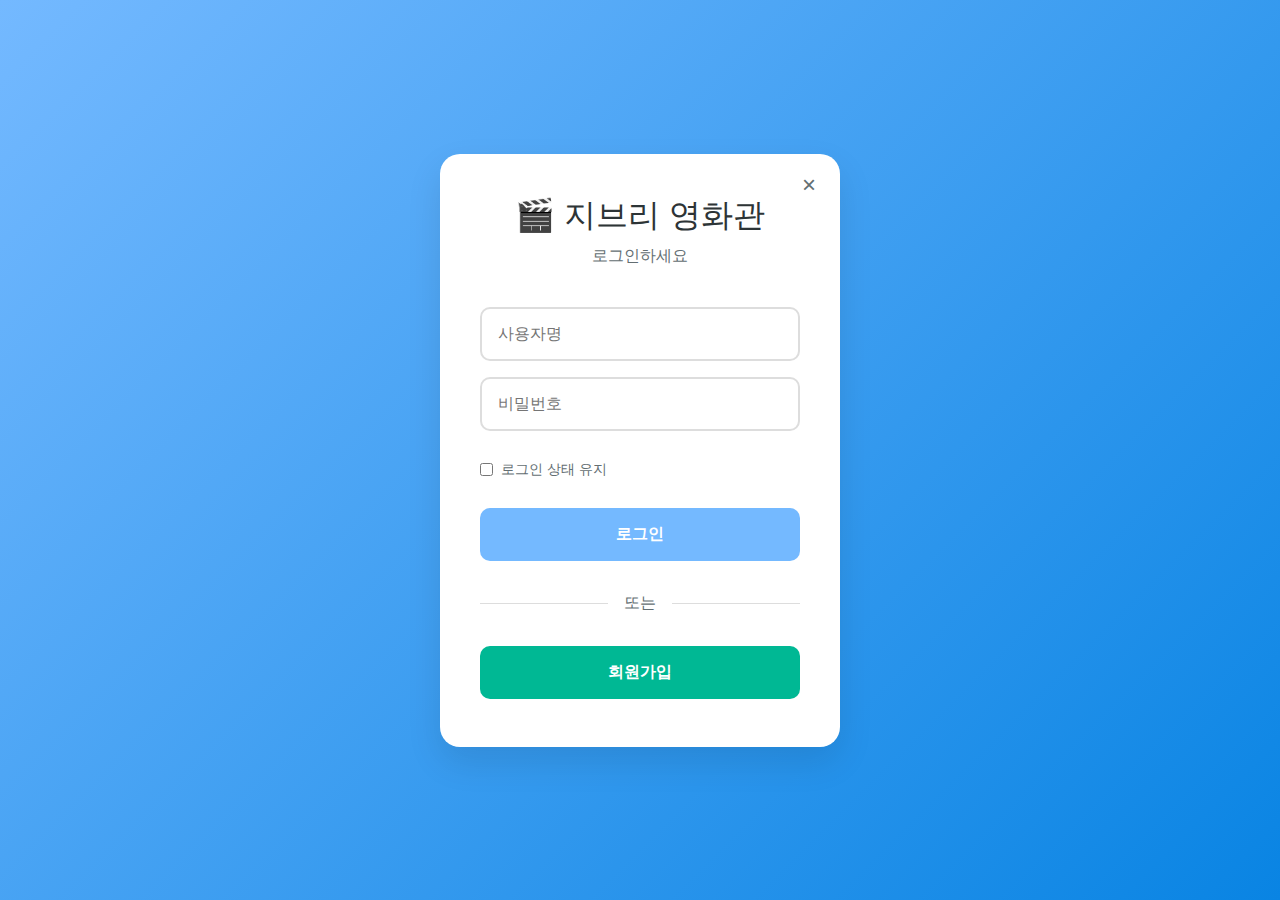
<file: html/login.html>
<!DOCTYPE html>
<html lang="ko">
  <head>
    <meta charset="UTF-8" />
    <meta name="viewport" content="width=device-width, initial-scale=1.0" />
    <title>지브리 영화관 - 로그인</title>
    <script
      src="https://code.jquery.com/jquery-3.7.1.min.js"
      integrity="sha256-/JqT3SQfawRcv/BIHPThkBvs0OEvtFFmqPF/lYI/Cxo="
      crossorigin="anonymous"
    ></script>
    <link rel="stylesheet" href="../css/login.css" />
    <link rel="icon" type="image/png" href="../img/logo.png" />
  </head>
  <body>
     <div class="login-container">
        <button class="close-btn" id="closePopup">&times;</button>
        
        <div class="logo">🎬 지브리 영화관</div>
        <p class="subtitle">로그인하세요</p>
        
        <div class="error-message" id="errorMessage"></div>
        <div class="success-message" id="successMessage"></div>
        
        <div class="form">
            <input type="text" id="username" placeholder="사용자명" required>
            <input type="password" id="password" placeholder="비밀번호" required>
            
            <div class="remember-me">
                <input type="checkbox" id="rememberMe">
                <label for="rememberMe">로그인 상태 유지</label>
            </div>
            
            <button class="login-btn" id="login">로그인</button>
            
            <div class="divider">
                <span>또는</span>
            </div>
            
            <button class="signup-btn" id="goToSignup">회원가입</button>
        </div>
    </div>




    <script src="../js/login.js"></script>
  </body>
</html>
</file>
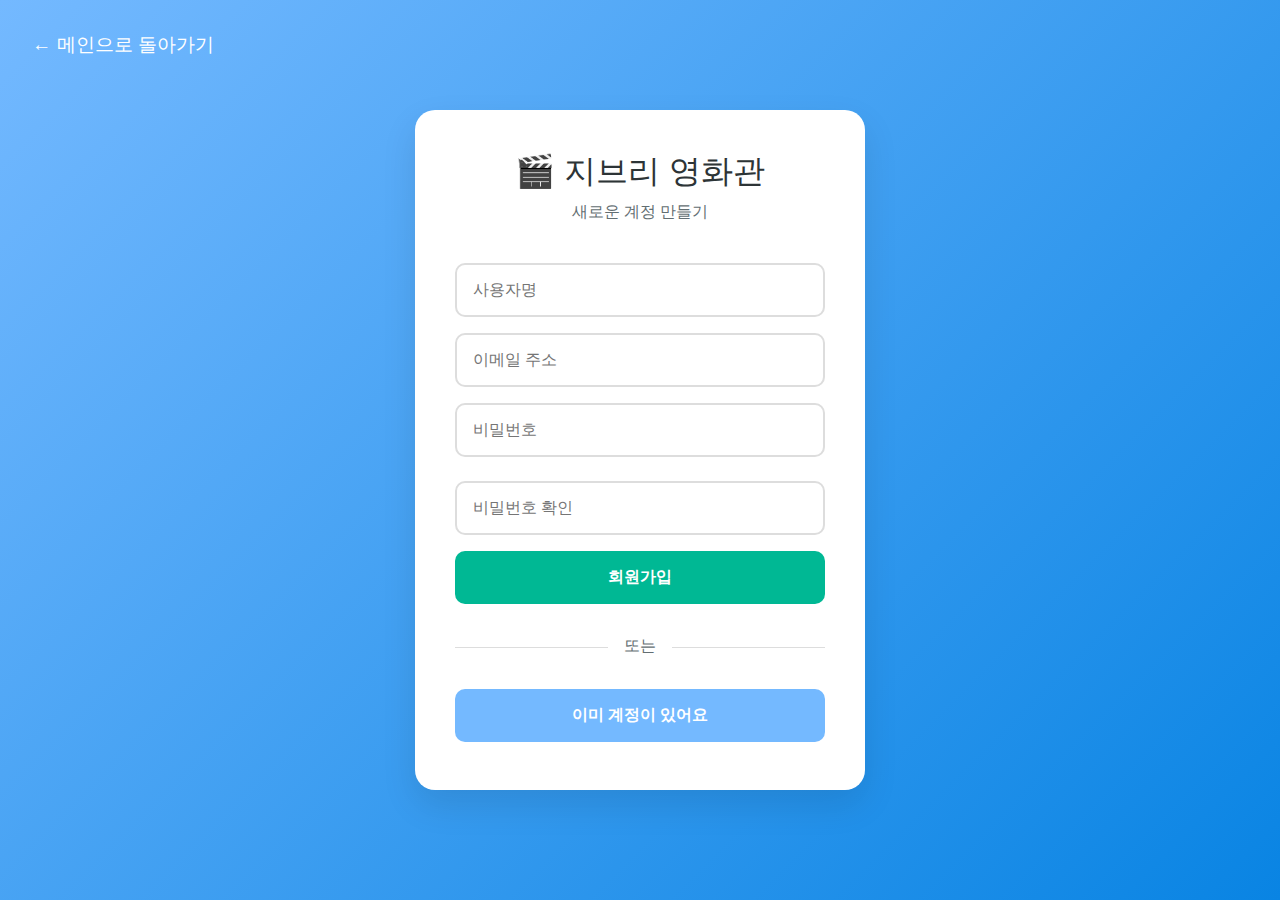
<file: html/register.html>
<!DOCTYPE html>
<html lang="ko">
  <head>
    <meta charset="UTF-8" />
    <meta name="viewport" content="width=device-width, initial-scale=1.0" />
    <title>지브리 영화관 - 회원가입</title>
    <script
      src="https://code.jquery.com/jquery-3.7.1.min.js"
      integrity="sha256-/JqT3SQfawRcv/BIHPThkBvs0OEvtFFmqPF/lYI/Cxo="
      crossorigin="anonymous"
    ></script>
    <link rel="stylesheet" href="../css/register.css" />
    <link rel="icon" type="image/png" href="../img/logo.png" />
  </head>
  <body>
    <a href="../index.html" class="back-link">← 메인으로 돌아가기</a>
    
    <div class="signup-container">
        <div class="logo">🎬 지브리 영화관</div>
        <p class="subtitle">새로운 계정 만들기</p>
        
        <div class="error-message" id="errorMessage"></div>
        <div class="success-message" id="successMessage"></div>
        
        <div class="form">
            <input type="text" id="username" placeholder="사용자명" required>
            <input type="email" id="email" placeholder="이메일 주소" required>
            <input type="password" id="password" placeholder="비밀번호" required>
            <div class="password-strength" id="passwordStrength"></div>
            <input type="password" id="confirmPassword" placeholder="비밀번호 확인" required>
            
            <button class="signup-btn" id="signup">회원가입</button>
            
            <div class="divider">
                <span>또는</span>
            </div>
            
            <button class="login-btn" id="goToLogin">이미 계정이 있어요</button>
        </div>
    </div>


    <script src="../js/register.js"></script>
  </body>
</html>
</file>
<file: css/login.css>
* {
  margin: 0;
  padding: 0;
  box-sizing: border-box;
}

body {
  font-family: Arial, sans-serif;
  background: linear-gradient(135deg, #74b9ff, #0984e3);
  min-height: 100vh;
  display: flex;
  align-items: center;
  justify-content: center;
  padding: 1rem;
}

.login-container {
  background: white;
  padding: 2.5rem;
  border-radius: 20px;
  box-shadow: 0 15px 35px rgba(0, 0, 0, 0.1);
  width: 100%;
  max-width: 400px;
  position: relative;
}

.close-btn {
  position: absolute;
  top: 1rem;
  right: 1rem;
  background: none;
  border: none;
  font-size: 1.5rem;
  cursor: pointer;
  color: #636e72;
  width: 30px;
  height: 30px;
  display: flex;
  align-items: center;
  justify-content: center;
  border-radius: 50%;
  transition: all 0.3s;
}

.close-btn:hover {
  background: #f5f5f5;
  color: #2d3436;
}

.logo {
  text-align: center;
  font-size: 2rem;
  margin-bottom: 0.5rem;
  color: #2d3436;
}

.subtitle {
  text-align: center;
  color: #636e72;
  margin-bottom: 2rem;
}

.form input {
  width: 100%;
  padding: 1rem;
  margin: 0.5rem 0;
  border: 2px solid #ddd;
  border-radius: 10px;
  font-size: 1rem;
  transition: all 0.3s;
}

.form input:focus {
  outline: none;
  border-color: #74b9ff;
  box-shadow: 0 0 10px rgba(116, 185, 255, 0.2);
}

.form button {
  width: 100%;
  padding: 1rem;
  margin: 0.5rem 0;
  border: none;
  border-radius: 10px;
  font-size: 1rem;
  cursor: pointer;
  transition: all 0.3s;
  font-weight: bold;
}

.login-btn {
  background: #74b9ff;
  color: white;
}

.login-btn:hover {
  background: #0984e3;
  transform: translateY(-2px);
  box-shadow: 0 8px 25px rgba(116, 185, 255, 0.3);
}

.signup-btn {
  background: #00b894;
  color: white;
}

.signup-btn:hover {
  background: #00a085;
  transform: translateY(-2px);
  box-shadow: 0 8px 25px rgba(0, 184, 148, 0.3);
}

.divider {
  text-align: center;
  margin: 1.5rem 0;
  color: #636e72;
  position: relative;
}

.divider::before {
  content: "";
  position: absolute;
  top: 50%;
  left: 0;
  right: 0;
  height: 1px;
  background: #ddd;
  z-index: 1;
}

.divider span {
  background: white;
  padding: 0 1rem;
  position: relative;
  z-index: 2;
}

.error-message {
  background: #ff7675;
  color: white;
  padding: 0.8rem;
  border-radius: 8px;
  margin: 0.5rem 0;
  text-align: center;
  display: none;
}

.success-message {
  background: #00b894;
  color: white;
  padding: 0.8rem;
  border-radius: 8px;
  margin: 0.5rem 0;
  text-align: center;
  display: none;
}

.remember-me {
  display: flex;
  align-items: center;
  margin: 1rem 0;
  font-size: 0.9rem;
  color: #636e72;
}

.remember-me input {
  width: auto;
  margin-right: 0.5rem;
}

@media (max-width: 480px) {
  .login-container {
    margin: 0.5rem;
    padding: 2rem;
  }
}
</file>
<file: css/register.css>
* {
  margin: 0;
  padding: 0;
  box-sizing: border-box;
}

body {
  font-family: Arial, sans-serif;
  background: linear-gradient(135deg, #74b9ff, #0984e3);
  min-height: 100vh;
  display: flex;
  align-items: center;
  justify-content: center;
}

.signup-container {
  background: white;
  padding: 2.5rem;
  border-radius: 20px;
  box-shadow: 0 15px 35px rgba(0, 0, 0, 0.1);
  width: 90%;
  max-width: 450px;
}

.logo {
  text-align: center;
  font-size: 2rem;
  margin-bottom: 0.5rem;
  color: #2d3436;
}

.subtitle {
  text-align: center;
  color: #636e72;
  margin-bottom: 2rem;
}

.form input {
  width: 100%;
  padding: 1rem;
  margin: 0.5rem 0;
  border: 2px solid #ddd;
  border-radius: 10px;
  font-size: 1rem;
  transition: all 0.3s;
}

.form input:focus {
  outline: none;
  border-color: #74b9ff;
  box-shadow: 0 0 10px rgba(116, 185, 255, 0.2);
}

.form button {
  width: 100%;
  padding: 1rem;
  margin: 0.5rem 0;
  border: none;
  border-radius: 10px;
  font-size: 1rem;
  cursor: pointer;
  transition: all 0.3s;
  font-weight: bold;
}

.signup-btn {
  background: #00b894;
  color: white;
}

.signup-btn:hover {
  background: #00a085;
  transform: translateY(-2px);
  box-shadow: 0 8px 25px rgba(0, 184, 148, 0.3);
}

.login-btn {
  background: #74b9ff;
  color: white;
}

.login-btn:hover {
  background: #0984e3;
  transform: translateY(-2px);
  box-shadow: 0 8px 25px rgba(116, 185, 255, 0.3);
}

.divider {
  text-align: center;
  margin: 1.5rem 0;
  color: #636e72;
  position: relative;
}

.divider::before {
  content: "";
  position: absolute;
  top: 50%;
  left: 0;
  right: 0;
  height: 1px;
  background: #ddd;
  z-index: 1;
}

.divider span {
  background: white;
  padding: 0 1rem;
  position: relative;
  z-index: 2;
}

.error-message {
  background: #ff7675;
  color: white;
  padding: 0.8rem;
  border-radius: 8px;
  margin: 0.5rem 0;
  text-align: center;
  display: none;
}

.success-message {
  background: #00b894;
  color: white;
  padding: 0.8rem;
  border-radius: 8px;
  margin: 0.5rem 0;
  text-align: center;
  display: none;
}

.back-link {
  position: absolute;
  top: 2rem;
  left: 2rem;
  color: white;
  text-decoration: none;
  font-size: 1.2rem;
  display: flex;
  align-items: center;
  gap: 0.5rem;
  transition: all 0.3s;
}

.back-link:hover {
  transform: translateX(-5px);
}

@media (max-width: 768px) {
  .signup-container {
    margin: 1rem;
    padding: 2rem;
  }

  .back-link {
    position: relative;
    top: 0;
    left: 0;
    margin-bottom: 1rem;
    justify-content: center;
  }
}

.password-strength {
  margin: 0.5rem 0;
  font-size: 0.9rem;
}

.strength-weak {
  color: #ff7675;
}
.strength-medium {
  color: #fdcb6e;
}
.strength-strong {
  color: #00b894;
}
</file>
